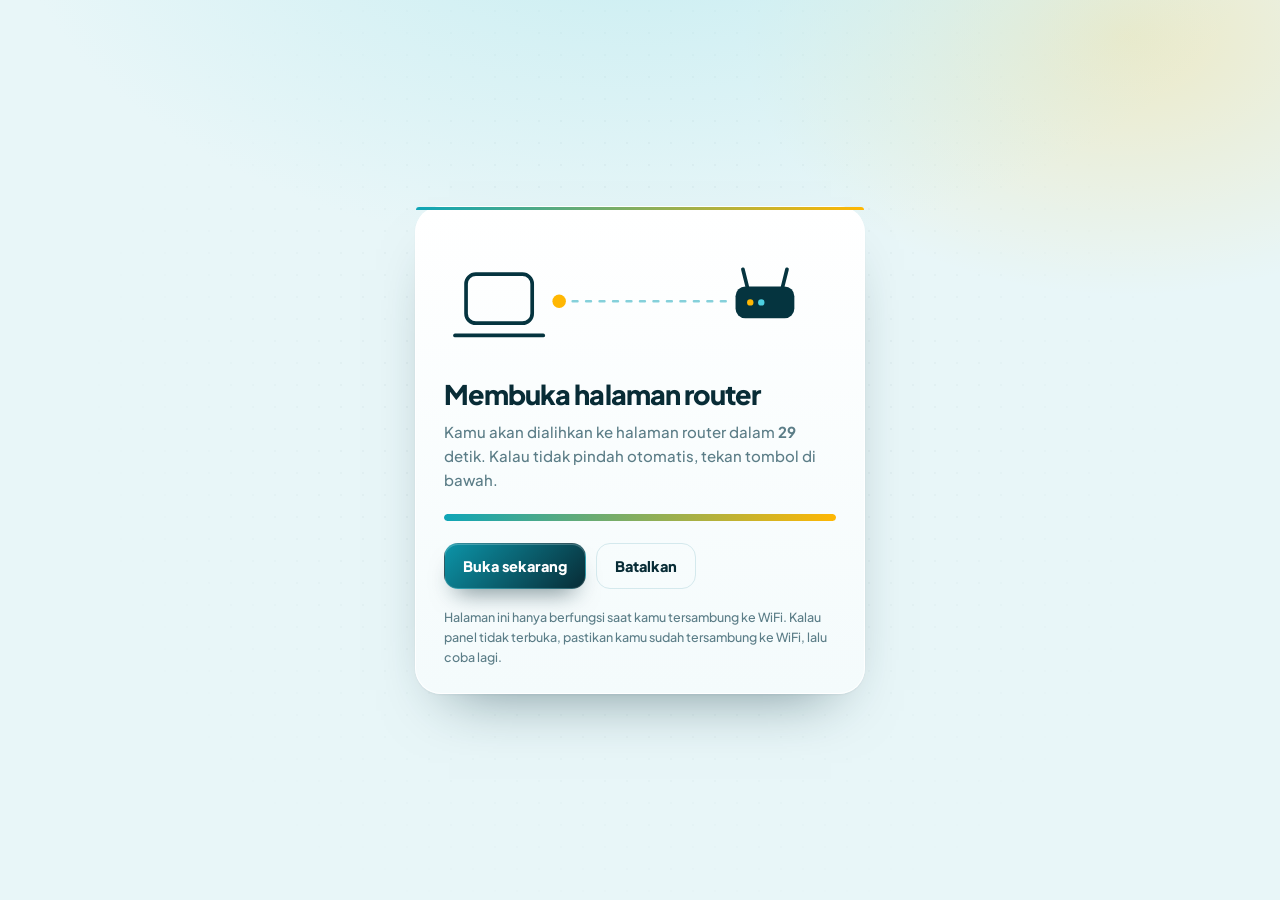
<file: admin.html>
<!doctype html>
<html lang="id">
<head>
<meta charset="utf-8">
<meta name="viewport" content="width=device-width, initial-scale=1">
<link rel="manifest" href="manifest.webmanifest">
<link rel="apple-touch-icon" href="icon-512.png">
<link rel="preconnect" href="https://fonts.googleapis.com">
<link rel="preconnect" href="https://fonts.gstatic.com" crossorigin>
<link href="https://fonts.googleapis.com/css2?family=JetBrains+Mono:wght@500;700;800&family=Plus+Jakarta+Sans:wght@500;600;700;800&display=swap" rel="stylesheet">
<meta name="robots" content="noindex">
<title>Membuka halaman router</title>
<noscript><meta http-equiv="refresh" content="30;url=http://192.168.0.1"></noscript>
<style>
:root{
  color-scheme:light;
  --bg:#e8f6f8;
  --card:#f6fcfd;
  --card-top:#ffffff;
  --card-bottom:#f4fbfc;
  --ink:#082c36;
  --muted:#5b7d87;
  --signal:#0ea5b7;
  --amber:#ffb703;
  --line:#d4e9ed;
  --font:"Plus Jakarta Sans",ui-rounded,"Segoe UI",system-ui,sans-serif;
  --mono:"JetBrains Mono",ui-monospace,SFMono-Regular,Consolas,monospace;
  --shadow:0 1px 2px rgba(8,44,54,.05),0 30px 60px -34px rgba(8,44,54,.55);
}
*,*::before,*::after{box-sizing:border-box;margin:0;padding:0}
html,body{height:100%}
body{
  position:relative;display:grid;place-items:center;padding:24px;color:var(--ink);font-family:var(--font);
  background:
    radial-gradient(900px 520px at 50% -12%,#c7edf1 0,transparent 70%),
    radial-gradient(620px 420px at 88% 4%,rgba(255,183,3,.2) 0,transparent 62%),
    var(--bg);
}
body::before{
  content:"";position:absolute;inset:0;pointer-events:none;
  background-image:radial-gradient(rgba(8,44,54,.11) 1px,transparent 1px);
  background-size:22px 22px;
  -webkit-mask-image:radial-gradient(circle at 50% 45%,rgba(0,0,0,.5),transparent 70%);
  mask-image:radial-gradient(circle at 50% 45%,rgba(0,0,0,.5),transparent 70%);
}
.card{
  position:relative;z-index:1;width:min(450px,100%);
  background:linear-gradient(180deg,var(--card-top),var(--card-bottom));
  border:1px solid rgba(255,255,255,.9);border-radius:26px;
  padding:28px 28px 26px;box-shadow:var(--shadow);
  -webkit-backdrop-filter:blur(14px);backdrop-filter:blur(14px);
  animation:cardIn .5s cubic-bezier(.2,1,.3,1) both;
}
.card::before{content:"";position:absolute;top:0;left:0;right:0;height:3px;border-radius:26px 26px 0 0;background:linear-gradient(90deg,var(--signal),var(--amber))}
svg{display:block;width:100%;height:auto;margin-bottom:10px}
.ring{fill:none;stroke:var(--signal);stroke-width:2;transform-box:fill-box;transform-origin:center;animation:ping 2.6s ease-out infinite;opacity:0}
.ring:nth-of-type(2){animation-delay:.85s}
.ring:nth-of-type(3){animation-delay:1.7s}
.packet{fill:var(--amber);animation:travel 1.6s cubic-bezier(.6,0,.4,1) infinite}
@keyframes ping{0%{transform:scale(.55);opacity:.9}100%{transform:scale(1.7);opacity:0}}
@keyframes travel{0%{transform:translateX(0)}100%{transform:translateX(136px)}}
@keyframes cardIn{from{opacity:0;transform:translateY(14px) scale(.98)}to{opacity:1;transform:none}}
h1{font-size:27px;font-weight:800;letter-spacing:-.035em;line-height:1.15;margin-top:6px}
.sub{margin-top:10px;color:var(--muted);font-size:15px;line-height:1.6;max-width:36ch;font-weight:500}
code{font-family:var(--mono);font-size:.9em;color:var(--signal-deep);background:var(--signal-soft);padding:2px 7px;border-radius:6px}
.bar{height:7px;border-radius:99px;background:var(--signal-soft);margin:22px 0;overflow:hidden;box-shadow:inset 0 1px 2px rgba(8,44,54,.08)}
.bar i{display:block;height:100%;border-radius:99px;background:linear-gradient(90deg,var(--signal),var(--amber));transform-origin:left;animation:fill 30s linear forwards}
.stopped .bar i{animation-play-state:paused}
@keyframes fill{from{transform:scaleX(0)}to{transform:scaleX(1)}}
.actions{display:flex;gap:10px;flex-wrap:wrap}
.go,#stop{
  font:inherit;font-weight:800;font-size:14.5px;border-radius:14px;padding:13px 18px;cursor:pointer;text-decoration:none;
  transition:transform .14s ease,filter .14s ease,box-shadow .14s ease,background .14s ease;
}
.go{background:linear-gradient(135deg,#0c94a8,var(--ink));color:#fff;border:1px solid rgba(255,255,255,.16);box-shadow:0 14px 24px -12px rgba(8,44,54,.6),inset 0 1px 0 rgba(255,255,255,.22)}
.go:hover{filter:brightness(1.08);transform:translateY(-2px);box-shadow:0 18px 28px -12px rgba(8,44,54,.7)}
.go:active{transform:translateY(0)}
#stop{background:transparent;color:var(--ink);border:1.5px solid var(--line)}
#stop:hover{background:var(--signal-soft);border-color:var(--signal)}
.stopped #stop{display:none}
.go:focus-visible,#stop:focus-visible,.note a:focus-visible{outline:3px solid var(--amber);outline-offset:3px}
.note{margin-top:18px;font-size:12.5px;line-height:1.6;color:var(--muted);max-width:46ch;font-weight:500}
.note a{color:var(--ink);font-weight:800}
@media (max-width:420px){.card{padding:24px 20px 22px}h1{font-size:24px}}
@media (prefers-color-scheme:dark){
  :root{color-scheme:dark;--bg:#07161c;--ink:#e6f4f6;--muted:#96b4bc;--line:#234653;--card-top:#122d39;--card-bottom:#0d2530;--signal:#2dd4bf;--signal-soft:#0f3b46;--amber:#fbbf24;--shadow:0 1px 2px rgba(0,0,0,.3),0 30px 60px -34px rgba(0,0,0,.95)}
  body{background:radial-gradient(900px 520px at 50% -12%,#0c3742 0,transparent 70%),radial-gradient(620px 420px at 88% 4%,rgba(251,191,36,.12) 0,transparent 62%),var(--bg)}
  body::before{background-image:radial-gradient(rgba(230,244,246,.08) 1px,transparent 1px)}
  .card{border-color:rgba(255,255,255,.07)}
  code{color:var(--amber)}
}
@media (prefers-reduced-motion:reduce){
  .ring{animation:none;opacity:.35;transform:scale(1.1)}
  .packet{animation:none;transform:translateX(68px)}
  .card{animation:none}
  .bar i{animation:none;transform:scaleX(1)}
  *{transition-duration:.01ms !important}
}
</style>
<script src="pwa.js" defer></script>
</head>
<body>
<main class="card" id="card">
  <svg viewBox="0 0 320 110" role="img" aria-label="Perangkat kamu terhubung ke router">
    <rect x="18" y="32" width="54" height="40" rx="8" fill="none" stroke="#05343f" stroke-width="3"/>
    <line x1="9" y1="82" x2="81" y2="82" stroke="#05343f" stroke-width="3" stroke-linecap="round"/>
    <line x1="94" y1="54" x2="230" y2="54" stroke="#0fa3b8" stroke-opacity=".5" stroke-width="2" stroke-dasharray="4 7" stroke-linecap="round"/>
    <circle class="packet" cx="94" cy="54" r="5.5"/>
    <circle class="ring" cx="262" cy="54" r="26"/>
    <circle class="ring" cx="262" cy="54" r="26"/>
    <circle class="ring" cx="262" cy="54" r="26"/>
    <line x1="248" y1="44" x2="244" y2="28" stroke="#05343f" stroke-width="3" stroke-linecap="round"/>
    <line x1="276" y1="44" x2="280" y2="28" stroke="#05343f" stroke-width="3" stroke-linecap="round"/>
    <rect x="238" y="42" width="48" height="26" rx="8" fill="#05343f"/>
    <circle cx="250" cy="55" r="2.6" fill="#ffb703"/>
    <circle cx="259" cy="55" r="2.6" fill="#4dd0e1"/>
  </svg>

  <h1>Membuka halaman router</h1>
  <p class="sub" id="sub" aria-live="polite">Kamu akan dialihkan ke halaman router dalam <b id="count">30</b> detik. Kalau tidak pindah otomatis, tekan tombol di bawah.</p>

  <div class="bar" aria-hidden="true"><i></i></div>

  <div class="actions">
    <a class="go" id="go" href="http://192.168.0.1">Buka sekarang</a>
    <button id="stop" type="button">Batalkan</button>
  </div>

  <p class="note">Halaman ini hanya berfungsi saat kamu tersambung ke WiFi. Kalau panel tidak terbuka, pastikan kamu sudah tersambung ke WiFi, lalu coba lagi.</p>
</main>

<script>
(function () {
  var ROUTER_URL = "http://192.168.0.1";
  var sisa = 30;
  var countEl = document.getElementById("count");
  var subEl = document.getElementById("sub");
  var card = document.getElementById("card");
  var timer = setInterval(function () {
    sisa--;
    if (sisa <= 0) {
      clearInterval(timer);
      location.replace(ROUTER_URL);
      return;
    }
    countEl.textContent = sisa;
  }, 1000);
  document.getElementById("stop").addEventListener("click", function () {
    clearInterval(timer);
    card.classList.add("stopped");
    subEl.innerHTML = "Pengalihan dibatalkan. Tekan <b>Buka sekarang</b> bila ingin membuka halaman router.";
  });
})();
</script>
</body>
</html>
</file>
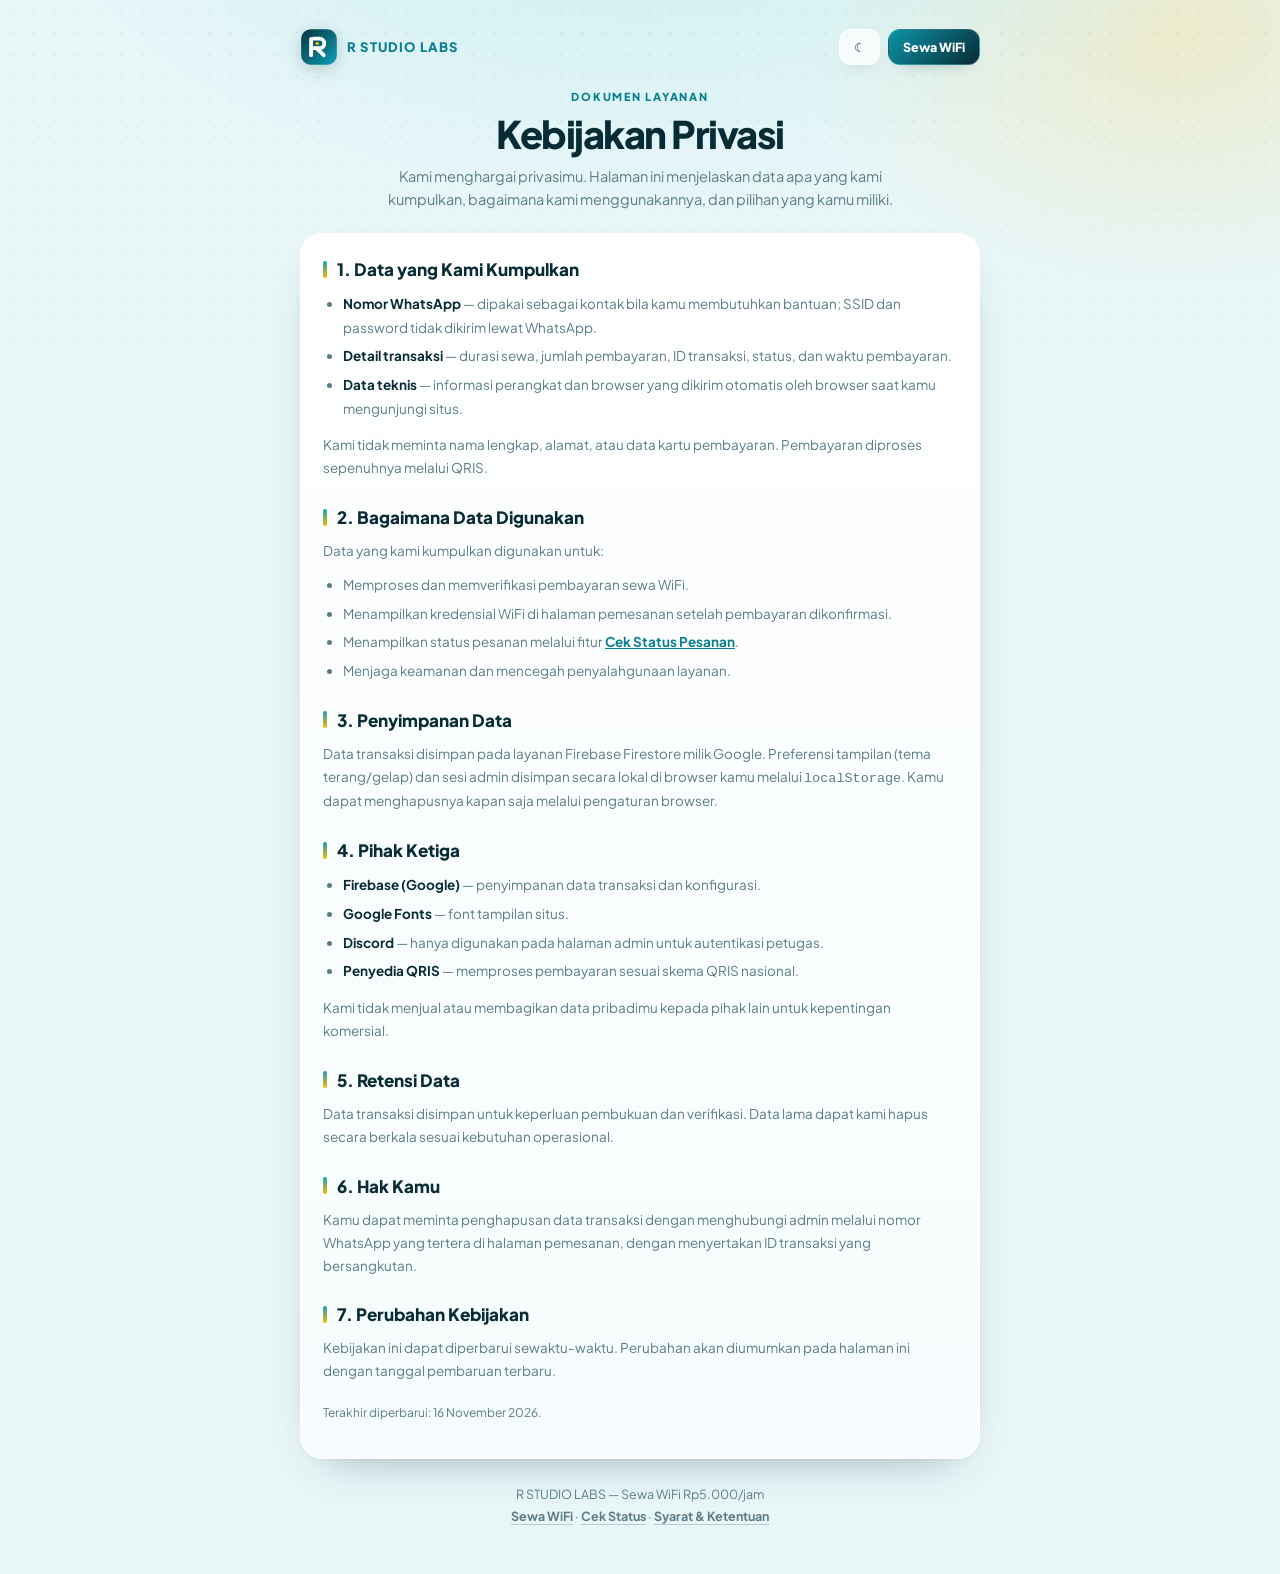
<file: privacy-policy.html>
<!doctype html>
<html lang="id">
<head>
<meta charset="utf-8">
<meta name="viewport" content="width=device-width, initial-scale=1">
<link rel="manifest" href="manifest.webmanifest">
<link rel="apple-touch-icon" href="icon-512.png">
<meta name="theme-color" content="#0ea5b7">
<title>Kebijakan Privasi — R STUDIO LABS</title>
<meta name="description" content="Kebijakan privasi layanan sewa WiFi R STUDIO LABS.">
<link rel="icon" type="image/svg+xml" href="logo.svg">
<link rel="preconnect" href="https://fonts.googleapis.com">
<link rel="preconnect" href="https://fonts.gstatic.com" crossorigin>
<link href="https://fonts.googleapis.com/css2?family=JetBrains+Mono:wght@500;700;800&family=Plus+Jakarta+Sans:wght@500;600;700;800&display=swap" rel="stylesheet">
<script>
(function(){try{var t=localStorage.getItem('rsl_theme');if(!t)t=(matchMedia('(prefers-color-scheme:dark)').matches?'dark':'light');document.documentElement.setAttribute('data-theme',t);}catch(e){}})();
</script>
<link rel="stylesheet" href="styles.css">
<script src="pwa.js" defer></script>
</head>
<body>
<div class="wrap">
  <nav class="site-nav">
    <a class="brand" href="/"><img src="logo.svg" alt=""><span>R Studio Labs</span></a>
    <div class="nav-actions">
      <button class="nav-btn" id="themeToggle" type="button" aria-label="Ganti tema" title="Ganti tema">☾</button>
      <a class="nav-btn primary" href="/">Sewa WiFi</a>
    </div>
  </nav>

  <header class="page-head">
    <div class="eyebrow">Dokumen layanan</div>
    <h1>Kebijakan Privasi</h1>
    <p>Kami menghargai privasimu. Halaman ini menjelaskan data apa yang kami kumpulkan, bagaimana kami menggunakannya, dan pilihan yang kamu miliki.</p>
  </header>

  <section class="panel prose">
    <h2>1. Data yang Kami Kumpulkan</h2>
    <ul>
      <li><strong>Nomor WhatsApp</strong> — dipakai sebagai kontak bila kamu membutuhkan bantuan; SSID dan password tidak dikirim lewat WhatsApp.</li>
      <li><strong>Detail transaksi</strong> — durasi sewa, jumlah pembayaran, ID transaksi, status, dan waktu pembayaran.</li>
      <li><strong>Data teknis</strong> — informasi perangkat dan browser yang dikirim otomatis oleh browser saat kamu mengunjungi situs.</li>
    </ul>
    <p>Kami tidak meminta nama lengkap, alamat, atau data kartu pembayaran. Pembayaran diproses sepenuhnya melalui QRIS.</p>

    <h2>2. Bagaimana Data Digunakan</h2>
    <p>Data yang kami kumpulkan digunakan untuk:</p>
    <ul>
      <li>Memproses dan memverifikasi pembayaran sewa WiFi.</li>
      <li>Menampilkan kredensial WiFi di halaman pemesanan setelah pembayaran dikonfirmasi.</li>
      <li>Menampilkan status pesanan melalui fitur <a href="/verify-user">Cek Status Pesanan</a>.</li>
      <li>Menjaga keamanan dan mencegah penyalahgunaan layanan.</li>
    </ul>

    <h2>3. Penyimpanan Data</h2>
    <p>Data transaksi disimpan pada layanan Firebase Firestore milik Google. Preferensi tampilan (tema terang/gelap) dan sesi admin disimpan secara lokal di browser kamu melalui <code>localStorage</code>. Kamu dapat menghapusnya kapan saja melalui pengaturan browser.</p>

    <h2>4. Pihak Ketiga</h2>
    <ul>
      <li><strong>Firebase (Google)</strong> — penyimpanan data transaksi dan konfigurasi.</li>
      <li><strong>Google Fonts</strong> — font tampilan situs.</li>
      <li><strong>Discord</strong> — hanya digunakan pada halaman admin untuk autentikasi petugas.</li>
      <li><strong>Penyedia QRIS</strong> — memproses pembayaran sesuai skema QRIS nasional.</li>
    </ul>
    <p>Kami tidak menjual atau membagikan data pribadimu kepada pihak lain untuk kepentingan komersial.</p>

    <h2>5. Retensi Data</h2>
    <p>Data transaksi disimpan untuk keperluan pembukuan dan verifikasi. Data lama dapat kami hapus secara berkala sesuai kebutuhan operasional.</p>

    <h2>6. Hak Kamu</h2>
    <p>Kamu dapat meminta penghapusan data transaksi dengan menghubungi admin melalui nomor WhatsApp yang tertera di halaman pemesanan, dengan menyertakan ID transaksi yang bersangkutan.</p>

    <h2>7. Perubahan Kebijakan</h2>
    <p>Kebijakan ini dapat diperbarui sewaktu-waktu. Perubahan akan diumumkan pada halaman ini dengan tanggal pembaruan terbaru.</p>

    <p style="margin-top:20px;font-size:12px">Terakhir diperbarui: 16 November 2026.</p>
  </section>

  <footer>
    R STUDIO LABS — Sewa WiFi Rp5.000/jam<br>
    <a href="/">Sewa WiFi</a> · <a href="/verify-user">Cek Status</a> · <a href="/terms-of-service">Syarat &amp; Ketentuan</a>
  </footer>
</div>
<script>
(function(){
  var t = document.getElementById('themeToggle');
  function sync(){ t.textContent = document.documentElement.getAttribute('data-theme') === 'dark' ? '☀' : '☾'; }
  sync();
  t.addEventListener('click', function(){
    var next = document.documentElement.getAttribute('data-theme') === 'dark' ? 'light' : 'dark';
    document.documentElement.setAttribute('data-theme', next);
    try{ localStorage.setItem('rsl_theme', next); }catch(e){}
    sync();
  });
})();
</script>
</body>
</html>
</file>
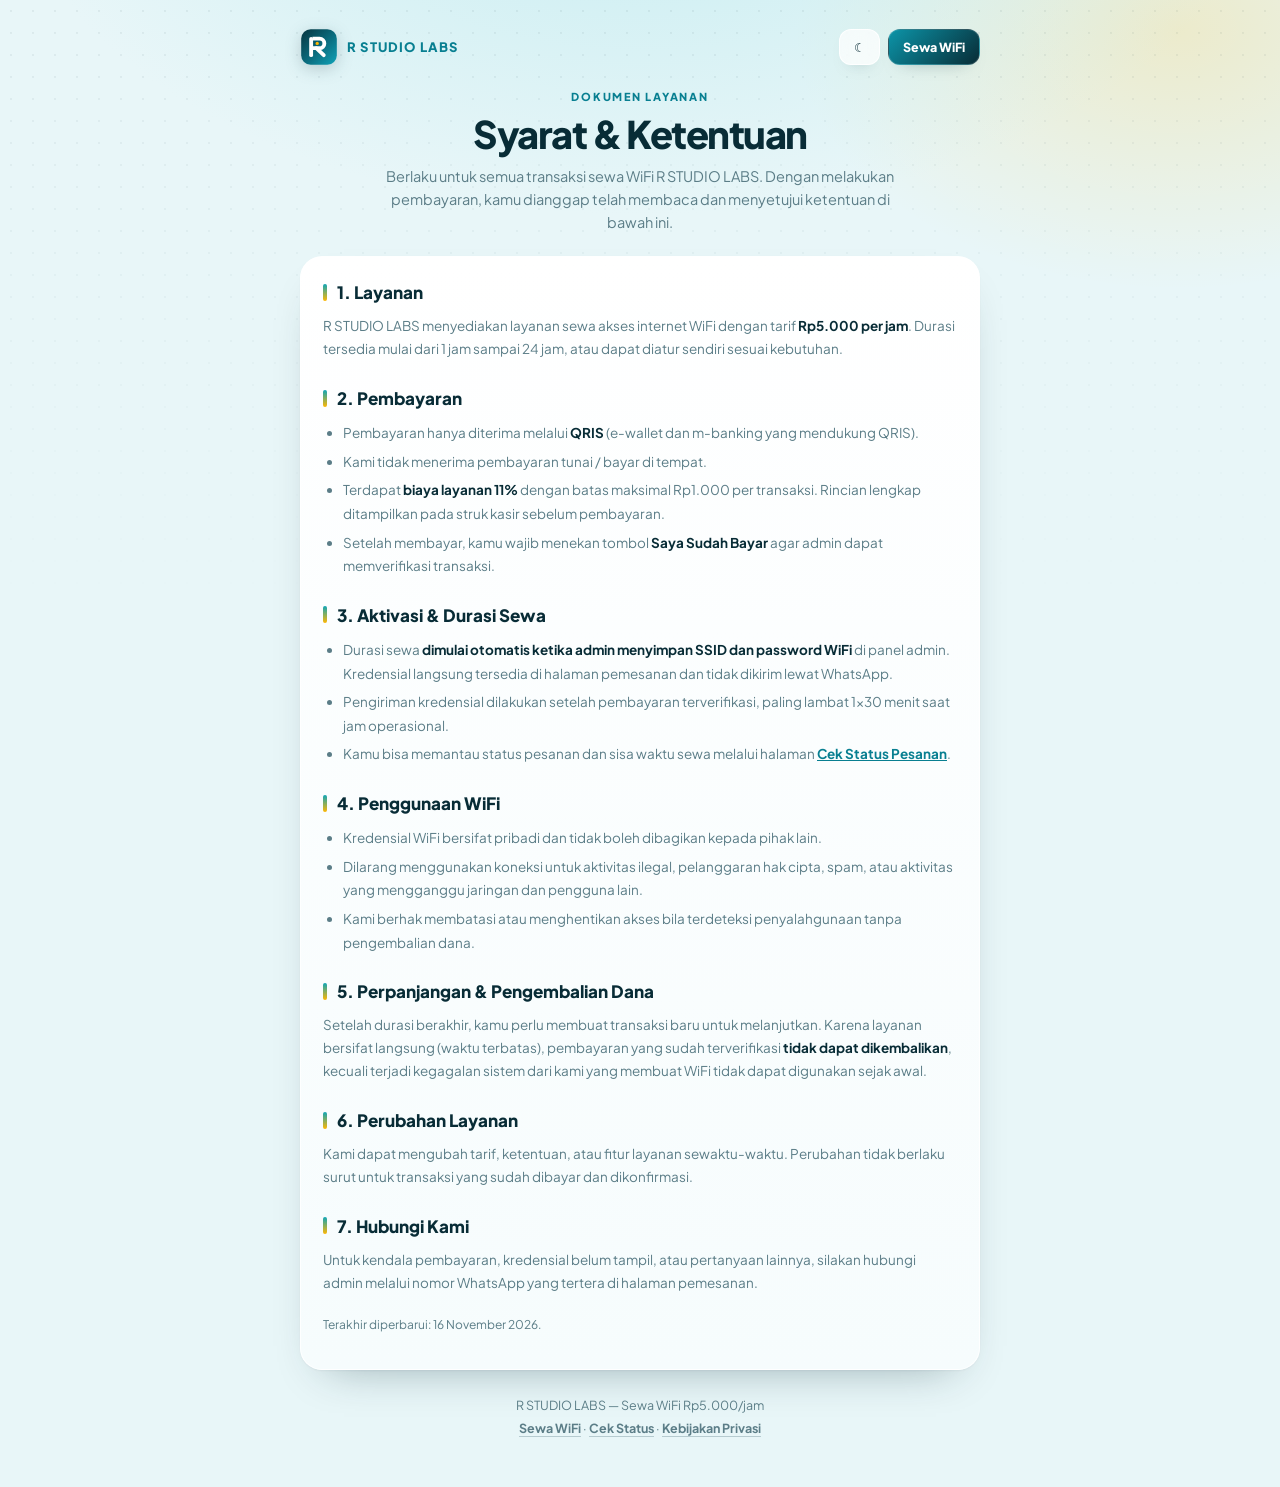
<file: terms-of-service.html>
<!doctype html>
<html lang="id">
<head>
<meta charset="utf-8">
<meta name="viewport" content="width=device-width, initial-scale=1">
<link rel="manifest" href="manifest.webmanifest">
<link rel="apple-touch-icon" href="icon-512.png">
<meta name="theme-color" content="#0ea5b7">
<title>Syarat &amp; Ketentuan — R STUDIO LABS</title>
<meta name="description" content="Syarat dan ketentuan layanan sewa WiFi R STUDIO LABS.">
<link rel="icon" type="image/svg+xml" href="logo.svg">
<link rel="preconnect" href="https://fonts.googleapis.com">
<link rel="preconnect" href="https://fonts.gstatic.com" crossorigin>
<link href="https://fonts.googleapis.com/css2?family=JetBrains+Mono:wght@500;700;800&family=Plus+Jakarta+Sans:wght@500;600;700;800&display=swap" rel="stylesheet">
<script>
(function(){try{var t=localStorage.getItem('rsl_theme');if(!t)t=(matchMedia('(prefers-color-scheme:dark)').matches?'dark':'light');document.documentElement.setAttribute('data-theme',t);}catch(e){}})();
</script>
<link rel="stylesheet" href="styles.css">
<script src="pwa.js" defer></script>
</head>
<body>
<div class="wrap">
  <nav class="site-nav">
    <a class="brand" href="/"><img src="logo.svg" alt=""><span>R Studio Labs</span></a>
    <div class="nav-actions">
      <button class="nav-btn" id="themeToggle" type="button" aria-label="Ganti tema" title="Ganti tema">☾</button>
      <a class="nav-btn primary" href="/">Sewa WiFi</a>
    </div>
  </nav>

  <header class="page-head">
    <div class="eyebrow">Dokumen layanan</div>
    <h1>Syarat &amp; Ketentuan</h1>
    <p>Berlaku untuk semua transaksi sewa WiFi R STUDIO LABS. Dengan melakukan pembayaran, kamu dianggap telah membaca dan menyetujui ketentuan di bawah ini.</p>
  </header>

  <section class="panel prose">
    <h2>1. Layanan</h2>
    <p>R STUDIO LABS menyediakan layanan sewa akses internet WiFi dengan tarif <strong>Rp5.000 per jam</strong>. Durasi tersedia mulai dari 1 jam sampai 24 jam, atau dapat diatur sendiri sesuai kebutuhan.</p>

    <h2>2. Pembayaran</h2>
    <ul>
      <li>Pembayaran hanya diterima melalui <strong>QRIS</strong> (e-wallet dan m-banking yang mendukung QRIS).</li>
      <li>Kami tidak menerima pembayaran tunai / bayar di tempat.</li>
      <li>Terdapat <strong>biaya layanan 11%</strong> dengan batas maksimal Rp1.000 per transaksi. Rincian lengkap ditampilkan pada struk kasir sebelum pembayaran.</li>
      <li>Setelah membayar, kamu wajib menekan tombol <strong>Saya Sudah Bayar</strong> agar admin dapat memverifikasi transaksi.</li>
    </ul>

    <h2>3. Aktivasi &amp; Durasi Sewa</h2>
    <ul>
      <li>Durasi sewa <strong>dimulai otomatis ketika admin menyimpan SSID dan password WiFi</strong> di panel admin. Kredensial langsung tersedia di halaman pemesanan dan tidak dikirim lewat WhatsApp.</li>
      <li>Pengiriman kredensial dilakukan setelah pembayaran terverifikasi, paling lambat 1×30 menit saat jam operasional.</li>
      <li>Kamu bisa memantau status pesanan dan sisa waktu sewa melalui halaman <a href="/verify-user">Cek Status Pesanan</a>.</li>
    </ul>

    <h2>4. Penggunaan WiFi</h2>
    <ul>
      <li>Kredensial WiFi bersifat pribadi dan tidak boleh dibagikan kepada pihak lain.</li>
      <li>Dilarang menggunakan koneksi untuk aktivitas ilegal, pelanggaran hak cipta, spam, atau aktivitas yang mengganggu jaringan dan pengguna lain.</li>
      <li>Kami berhak membatasi atau menghentikan akses bila terdeteksi penyalahgunaan tanpa pengembalian dana.</li>
    </ul>

    <h2>5. Perpanjangan &amp; Pengembalian Dana</h2>
    <p>Setelah durasi berakhir, kamu perlu membuat transaksi baru untuk melanjutkan. Karena layanan bersifat langsung (waktu terbatas), pembayaran yang sudah terverifikasi <strong>tidak dapat dikembalikan</strong>, kecuali terjadi kegagalan sistem dari kami yang membuat WiFi tidak dapat digunakan sejak awal.</p>

    <h2>6. Perubahan Layanan</h2>
    <p>Kami dapat mengubah tarif, ketentuan, atau fitur layanan sewaktu-waktu. Perubahan tidak berlaku surut untuk transaksi yang sudah dibayar dan dikonfirmasi.</p>

    <h2>7. Hubungi Kami</h2>
    <p>Untuk kendala pembayaran, kredensial belum tampil, atau pertanyaan lainnya, silakan hubungi admin melalui nomor WhatsApp yang tertera di halaman pemesanan.</p>

    <p style="margin-top:20px;font-size:12px">Terakhir diperbarui: 16 November 2026.</p>
  </section>

  <footer>
    R STUDIO LABS — Sewa WiFi Rp5.000/jam<br>
    <a href="/">Sewa WiFi</a> · <a href="/verify-user">Cek Status</a> · <a href="/privacy-policy">Kebijakan Privasi</a>
  </footer>
</div>
<script>
(function(){
  var t = document.getElementById('themeToggle');
  function sync(){ t.textContent = document.documentElement.getAttribute('data-theme') === 'dark' ? '☀' : '☾'; }
  sync();
  t.addEventListener('click', function(){
    var next = document.documentElement.getAttribute('data-theme') === 'dark' ? 'light' : 'dark';
    document.documentElement.setAttribute('data-theme', next);
    try{ localStorage.setItem('rsl_theme', next); }catch(e){}
    sync();
  });
})();
</script>
</body>
</html>
</file>
<file: styles.css>
:root{
  color-scheme:light;
  --bg:#e8f6f8;--card:#f6fcfd;--surface:#ffffff;--ink:#082c36;--muted:#5b7d87;
  --signal:#0ea5b7;--signal-deep:#087f91;--signal-soft:#e3f7fa;--amber:#ffb703;--amber-ink:#8a6200;
  --amber-soft:#fff3d6;--line:#d4e9ed;--soft:#eef8fa;--teal:#0f8b73;--teal-soft:#dff3ec;--red:#c33a26;--red-soft:#fde9e4;
  --shadow:0 1px 2px rgba(8,44,54,.05),0 20px 45px -28px rgba(8,44,54,.45);
  --font:"Plus Jakarta Sans",ui-rounded,"Segoe UI",system-ui,sans-serif;
  --mono:"JetBrains Mono",ui-monospace,SFMono-Regular,Consolas,monospace;
}
*,*::before,*::after{box-sizing:border-box;margin:0;padding:0}
html{scroll-behavior:smooth}
::selection{background:var(--amber);color:var(--ink)}
body{
  position:relative;min-height:100vh;color:var(--ink);font-family:var(--font);padding:28px 16px 48px;
  background:radial-gradient(900px 520px at 50% -10%,#c7edf1 0,transparent 70%),radial-gradient(620px 420px at 92% 2%,rgba(255,183,3,.18) 0,transparent 62%),var(--bg);
}
body::before{
  content:"";position:fixed;inset:0;z-index:-1;pointer-events:none;
  background-image:radial-gradient(rgba(8,44,54,.11) 1px,transparent 1px);background-size:22px 22px;
  -webkit-mask-image:linear-gradient(to bottom,rgba(0,0,0,.55),transparent 68%);
  mask-image:linear-gradient(to bottom,rgba(0,0,0,.55),transparent 68%);
}
.wrap{width:min(680px,100%);margin:0 auto}
.site-nav{display:flex;align-items:center;justify-content:space-between;gap:12px;margin-bottom:24px}
.brand{display:inline-flex;align-items:center;gap:9px;text-decoration:none}
.brand img{height:38px;width:auto;filter:drop-shadow(0 4px 8px rgba(8,44,54,.2))}
.brand span{font-size:13px;font-weight:800;letter-spacing:.09em;text-transform:uppercase;color:var(--signal-deep)}
.nav-actions{display:flex;align-items:center;gap:8px}
.nav-btn{
  font:inherit;font-size:12.5px;font-weight:800;text-decoration:none;color:var(--ink);
  padding:9px 14px;border-radius:12px;border:1px solid rgba(255,255,255,.9);background:rgba(255,255,255,.72);
  box-shadow:0 8px 18px -14px rgba(8,44,54,.6);-webkit-backdrop-filter:blur(10px);backdrop-filter:blur(10px);
  transition:transform .15s ease,filter .15s ease;
}
.nav-btn:hover{transform:translateY(-2px);filter:brightness(1.02)}
.nav-btn.primary{color:#fff;border-color:rgba(255,255,255,.16);background:linear-gradient(135deg,#0c94a8,#082c36)}
.page-head{text-align:center;margin-bottom:22px}
.page-head .eyebrow{font-size:11px;font-weight:800;letter-spacing:.16em;text-transform:uppercase;color:var(--signal-deep)}
.page-head h1{font-size:clamp(29px,7vw,38px);font-weight:800;letter-spacing:-.04em;line-height:1.1;margin-top:10px}
.page-head p{color:var(--muted);font-size:14.5px;line-height:1.6;margin:10px auto 0;max-width:48ch}
.panel{
  background:linear-gradient(180deg,#fff 0%,var(--card) 100%);border:1px solid rgba(255,255,255,.9);
  border-radius:22px;padding:24px 22px;margin-bottom:14px;box-shadow:var(--shadow);
}
.panel h2{font-size:16px;font-weight:800;margin-bottom:12px;display:flex;align-items:center;gap:10px}
.panel h2::before{content:"";width:4px;height:17px;border-radius:99px;background:linear-gradient(180deg,var(--signal),var(--amber))}
.panel p{color:var(--muted);font-size:13.5px;line-height:1.7}
.prose h2{font-size:17px;margin-top:26px}
.prose h2:first-child{margin-top:0}
.prose h3{font-size:14.5px;margin:20px 0 6px;font-weight:800}
.prose p{margin-bottom:10px}
.prose ul,.prose ol{margin:8px 0 14px 20px;color:var(--muted);font-size:13.5px;line-height:1.75}
.prose li{margin-bottom:5px}
.prose strong{color:var(--ink)}
.prose a{color:var(--signal-deep);font-weight:700}
.field{display:grid;gap:7px;margin-bottom:14px}
.field label{font-size:11px;font-weight:800;text-transform:uppercase;letter-spacing:.09em;color:var(--muted)}
.field input{
  width:100%;font:inherit;font-size:16px;padding:13px 14px;border-radius:13px;
  border:1.5px solid var(--line);background:var(--surface);color:var(--ink);outline:none;
  transition:border-color .15s ease,box-shadow .15s ease;
}
.field input::placeholder{font-size:13px;color:#9db4ba}
.field input:focus{border-color:var(--signal);box-shadow:0 0 0 4px rgba(14,165,183,.15)}
.btn{
  display:inline-flex;align-items:center;justify-content:center;gap:8px;width:100%;
  font:inherit;font-weight:800;font-size:14.5px;padding:14px;border-radius:14px;cursor:pointer;
  color:#fff;border:1px solid rgba(255,255,255,.16);background:linear-gradient(135deg,#0c94a8,#082c36);
  box-shadow:0 14px 24px -12px rgba(8,44,54,.65),inset 0 1px 0 rgba(255,255,255,.22);
  transition:transform .14s ease,filter .14s ease;
}
.btn:hover:not(:disabled){filter:brightness(1.08);transform:translateY(-2px)}
.btn:disabled{opacity:.6;cursor:wait}
.btn.ghost{color:var(--ink);background:var(--surface);border:1.5px solid var(--line);box-shadow:none}
.btn.ghost:hover{background:var(--signal-soft)}
.hint{font-size:12px;color:var(--muted);line-height:1.55;margin-top:10px;text-align:center}
.result{margin-top:16px;background:var(--surface);border:1.5px dashed var(--line);border-radius:15px;padding:16px;animation:fadeUp .3s ease both}
.result[hidden]{display:none}
.result-head{display:flex;align-items:center;justify-content:space-between;gap:10px;margin-bottom:14px}
.result-head .label{font-size:10.5px;letter-spacing:.12em;text-transform:uppercase;font-weight:800;color:var(--muted)}
.badge-status{font-size:11.5px;font-weight:800;padding:5px 11px;border-radius:999px;background:var(--soft);color:var(--muted)}
.badge-status.claimed{background:var(--amber-soft);color:var(--amber-ink)}
.badge-status.confirmed{background:var(--teal-soft);color:var(--teal)}
.badge-status.error{background:var(--red-soft);color:var(--red)}
.result-grid{display:grid;grid-template-columns:1fr 1fr;gap:12px}
.result-grid>div{display:grid;gap:3px;min-width:0}
.result-grid span{font-size:11px;color:var(--muted);font-weight:700}
.result-grid b{font-size:13px;font-weight:800;word-break:break-word}
.result-expiry{font-size:12.5px;color:var(--teal);font-weight:800;margin-top:14px;line-height:1.5;min-height:1em}
.timeline{display:grid;gap:0;margin-top:8px}
.timeline-step{display:flex;gap:12px;position:relative;padding-bottom:18px}
.timeline-step:last-child{padding-bottom:0}
.timeline-step::before{content:"";position:absolute;left:11px;top:24px;bottom:0;width:2px;background:var(--line)}
.timeline-step:last-child::before{display:none}
.timeline-step .dot{
  flex:0 0 24px;height:24px;border-radius:50%;display:grid;place-items:center;font-size:11px;font-weight:800;
  background:var(--soft);color:var(--muted);border:2px solid var(--line);z-index:1;
}
.timeline-step.done .dot{background:var(--teal);border-color:var(--teal);color:#fff}
.timeline-step.current .dot{background:var(--amber);border-color:var(--amber);color:#241f17}
.timeline-step b{font-size:13px;display:block;line-height:1.5}
.timeline-step small{font-size:11.5px;color:var(--muted);line-height:1.5}
.faq details{border-bottom:1px solid var(--line);padding:2px 0}
.faq details:last-child{border-bottom:0}
.faq summary{cursor:pointer;list-style:none;font-size:13.5px;font-weight:800;padding:12px 28px 12px 0;position:relative}
.faq summary::-webkit-details-marker{display:none}
.faq summary::after{content:"+";position:absolute;right:4px;top:9px;font-size:19px;color:var(--signal);line-height:1}
.faq details[open] summary::after{content:"−"}
.faq details p{color:var(--muted);font-size:12.5px;line-height:1.65;padding:0 0 13px}
footer{text-align:center;color:var(--muted);font-size:12.5px;line-height:1.8;margin-top:24px}
footer a{color:var(--muted);font-weight:700;text-decoration:none;border-bottom:1px solid rgba(91,125,135,.35)}
footer a:hover{color:var(--signal-deep);border-bottom-color:var(--signal)}
.toast{position:fixed;left:50%;bottom:24px;transform:translate(-50%,18px);z-index:1000;padding:11px 18px;border-radius:13px;max-width:calc(100% - 32px);text-align:center;background:var(--ink);color:var(--card);font-size:13px;font-weight:700;box-shadow:0 18px 34px -14px rgba(8,44,54,.6);opacity:0;pointer-events:none;transition:opacity .2s ease,transform .2s ease}
.toast.show{opacity:1;transform:translate(-50%,0)}
@keyframes fadeUp{from{opacity:0;transform:translateY(10px)}to{opacity:1;transform:none}}
@media (max-width:420px){
  body{padding:22px 12px 40px}
  .panel{padding:20px 16px;border-radius:19px}
  .result-grid{grid-template-columns:1fr 1fr;gap:10px}
  .result-grid b{font-size:12px}
}
@media (prefers-color-scheme:dark){
  :root:not([data-theme="light"]){
    color-scheme:dark;--bg:#07161c;--card:#0e2631;--surface:#102a35;--ink:#e6f4f6;--muted:#96b4bc;
    --line:#234653;--soft:#153440;--signal-soft:#0f3b46;--signal:#2dd4bf;--signal-deep:#5eead4;
    --amber:#fbbf24;--amber-ink:#fcd34d;--amber-soft:#3a2d10;--teal:#34d399;--teal-soft:#0f3b30;
    --red:#f87171;--red-soft:#3d1a1a;--shadow:0 1px 2px rgba(0,0,0,.3),0 22px 48px -26px rgba(0,0,0,.9);
  }
  html:not([data-theme="light"]) body{background:radial-gradient(900px 520px at 50% -10%,#0c3742 0,transparent 70%),radial-gradient(620px 420px at 92% 2%,rgba(251,191,36,.12) 0,transparent 62%),var(--bg)}
  html:not([data-theme="light"]) body::before{background-image:radial-gradient(rgba(230,244,246,.08) 1px,transparent 1px)}
  html:not([data-theme="light"]) .panel{background:linear-gradient(180deg,#122d39,#0d2530);border-color:rgba(255,255,255,.07)}
  html:not([data-theme="light"]) .nav-btn,html:not([data-theme="light"]) .btn.ghost{background:rgba(18,45,57,.8);border-color:rgba(255,255,255,.09)}
}
:root[data-theme="dark"]{
  color-scheme:dark;--bg:#07161c;--card:#0e2631;--surface:#102a35;--ink:#e6f4f6;--muted:#96b4bc;
  --line:#234653;--soft:#153440;--signal-soft:#0f3b46;--signal:#2dd4bf;--signal-deep:#5eead4;
  --amber:#fbbf24;--amber-ink:#fcd34d;--amber-soft:#3a2d10;--teal:#34d399;--teal-soft:#0f3b30;
  --red:#f87171;--red-soft:#3d1a1a;--shadow:0 1px 2px rgba(0,0,0,.3),0 22px 48px -26px rgba(0,0,0,.9);
}
html[data-theme="dark"] body{background:radial-gradient(900px 520px at 50% -10%,#0c3742 0,transparent 70%),radial-gradient(620px 420px at 92% 2%,rgba(251,191,36,.12) 0,transparent 62%),var(--bg)}
html[data-theme="dark"] body::before{background-image:radial-gradient(rgba(230,244,246,.08) 1px,transparent 1px)}
html[data-theme="dark"] .panel{background:linear-gradient(180deg,#122d39,#0d2530);border-color:rgba(255,255,255,.07)}
html[data-theme="dark"] .nav-btn,html[data-theme="dark"] .btn.ghost{background:rgba(18,45,57,.8);border-color:rgba(255,255,255,.09)}
@media (prefers-reduced-motion:reduce){*,*::before,*::after{animation-duration:.01ms !important;transition-duration:.01ms !important}}
</file>
